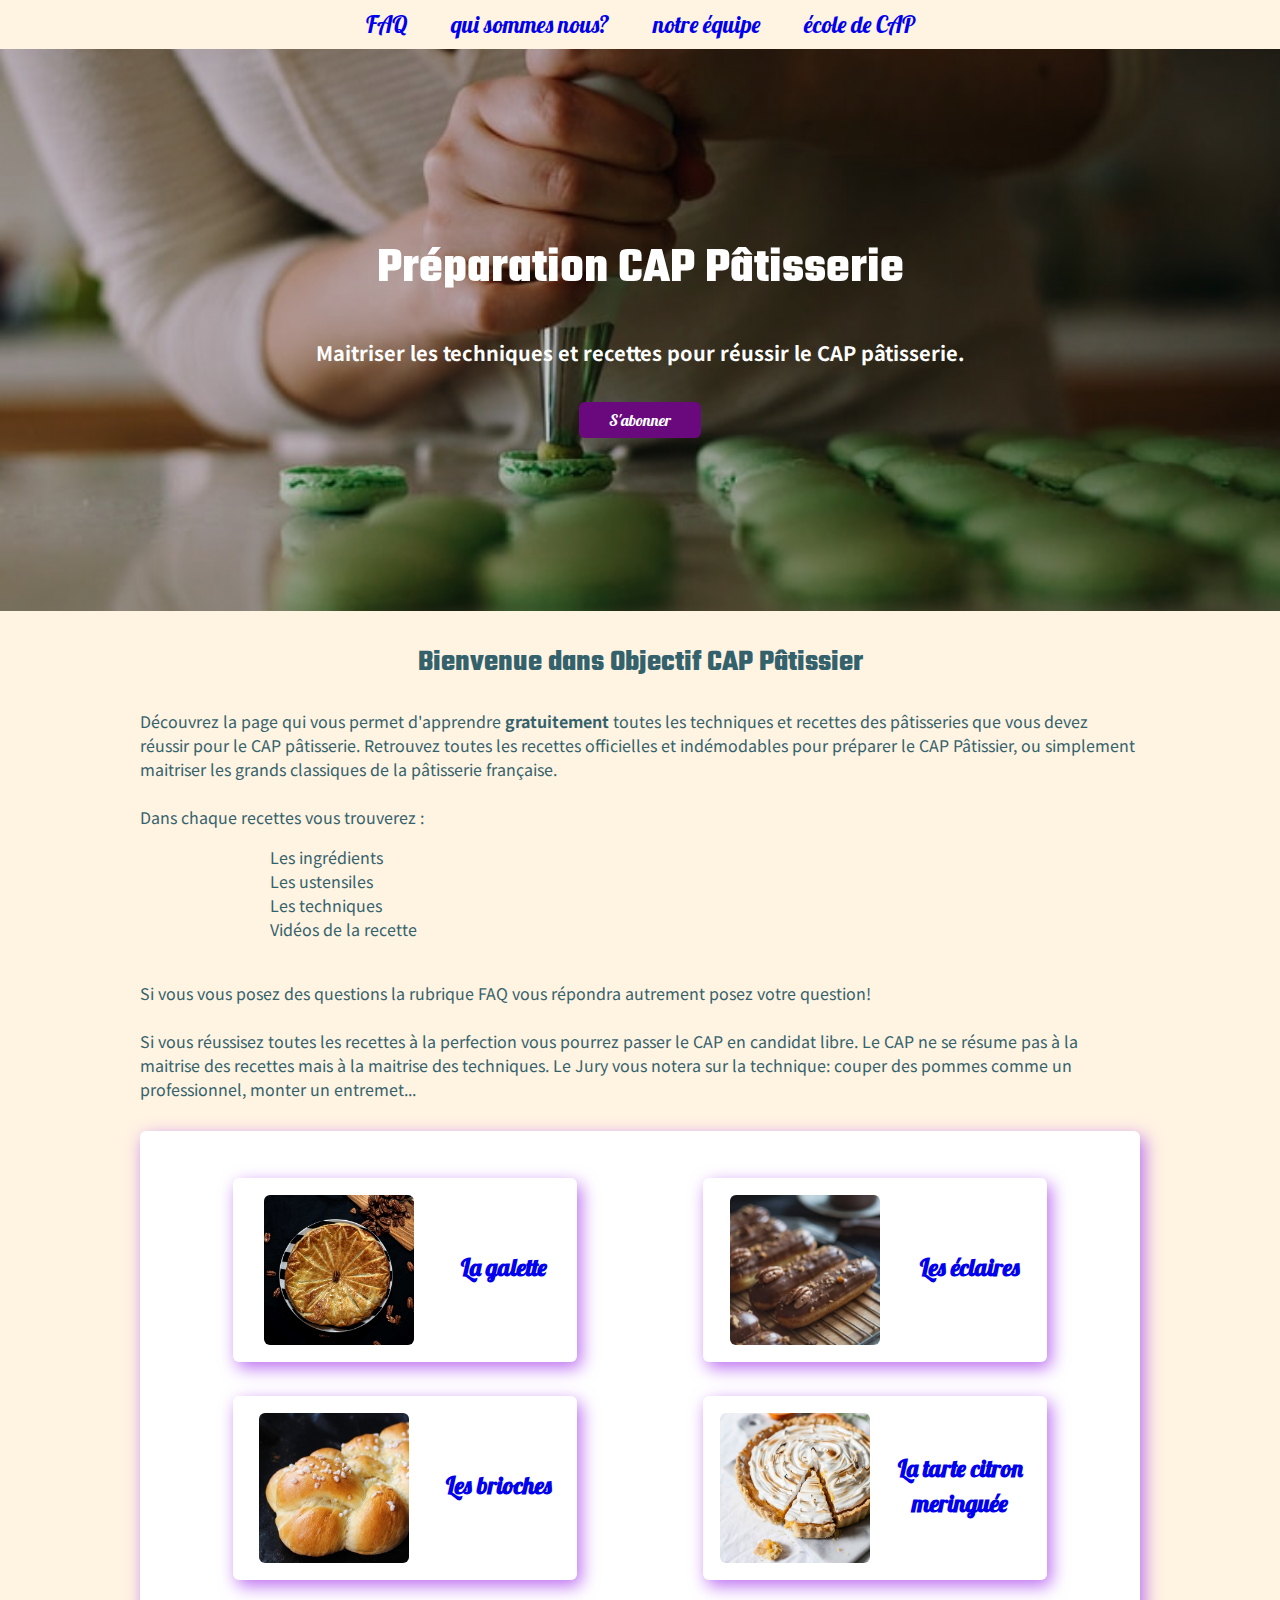
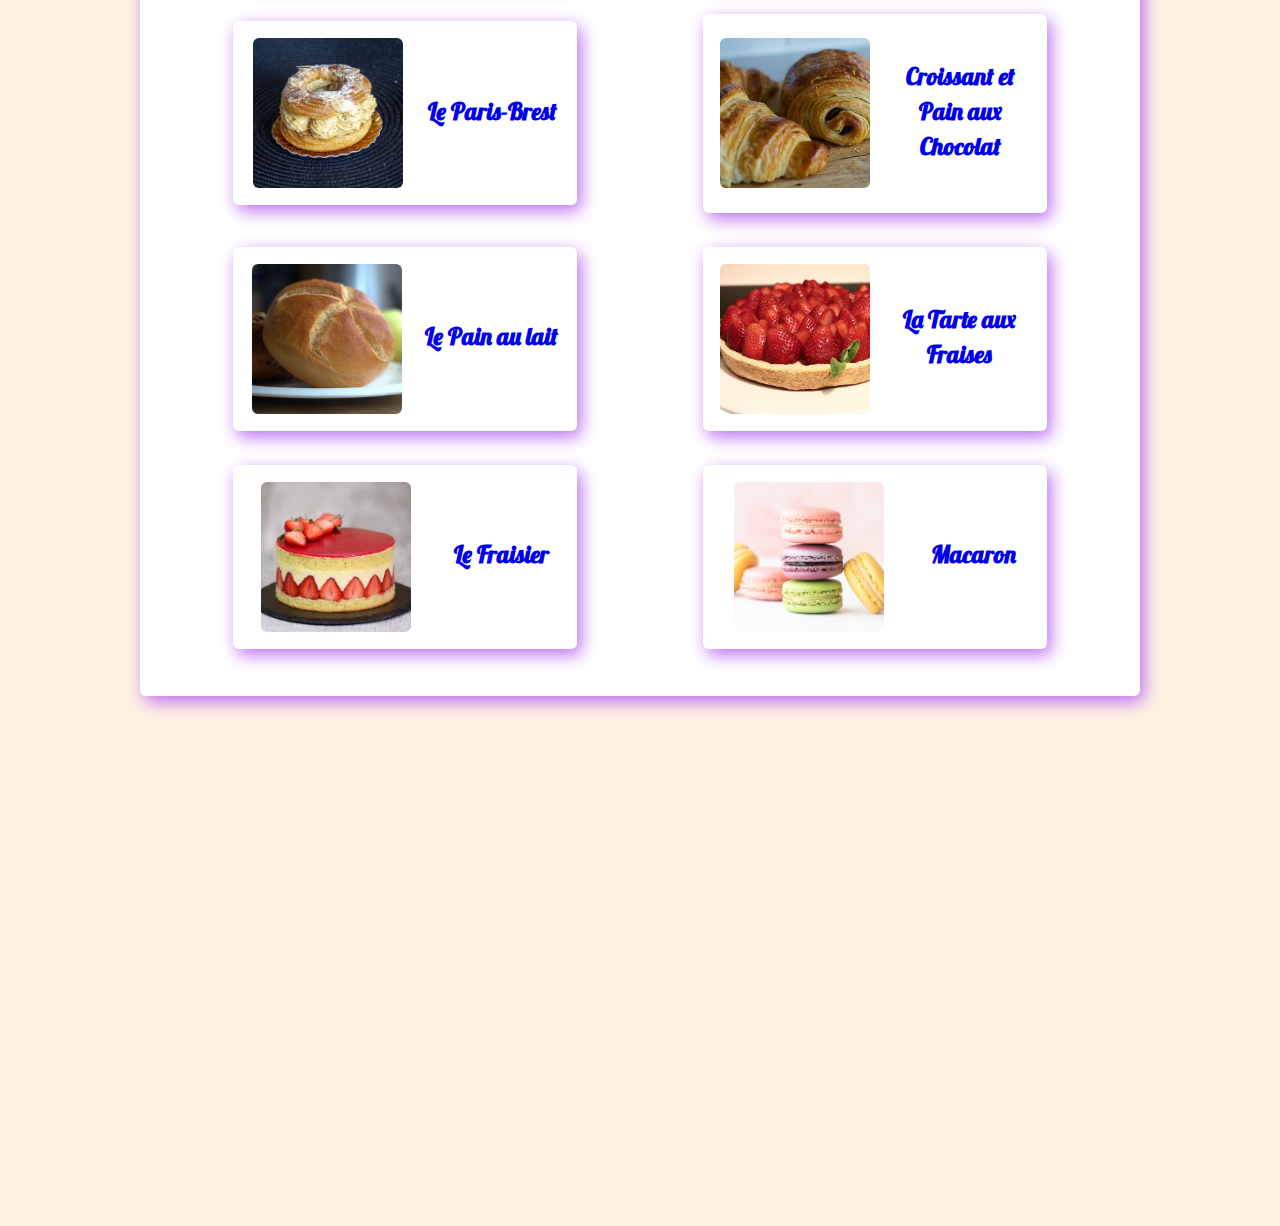
<file: index.html>
<!DOCTYPE html>
<html>
<head>
  <title>CAP pâtisserie</title>
  <meta name="description" content="Vous souhaitez réussir le CAP patisserie? Ce site vous propose les recettes et technique qu'il faut maitriser pour réussir le diplome.">
  <meta charset="utf-8">
  <link rel="preconnect" href="https://fonts.gstatic.com">
  <link href="https://fonts.googleapis.com/css2?family=Lobster&family=Noto+Sans+KR:wght@300&family=Teko:wght@700&display=swap" rel="stylesheet">
  <style type="text/css">
  @import url(CSS/componements/button.css);
  @import url(CSS/componements/banner.css);
  @import url(CSS/componements/container.css);
  @import url(CSS/componements/cards.css);
  @import url(CSS/componements/navigation.css);
  </style>
  <link rel="stylesheet" type="text/css" href="CSS/Style.css">
</head>

<body>
  <header>
    <div class="navigation" role="banner">
      <div class="nav-box">
        <a href="#" target="_blank">FAQ</a>
        <a href="#" target="_blank">qui sommes nous?</a>
        <a href="#" target="_blank">notre équipe</a>
        <a href="#" target="_blank">école de CAP</a>
      </div>
    </div>
  </header>
  <div class="banner">
    <div class="container">
      <h1>Préparation CAP Pâtisserie</h1>
      <p>
        Maitriser les techniques et recettes pour réussir le CAP pâtisserie.
      </p>
      <a class="btn-purple" href="#abonner"> S'abonner</a>
    </div>
  </div>

  <div class="container">
    <div>
      <h2>Bienvenue dans Objectif CAP Pâtissier</h2>
      <p>
        Découvrez la page qui vous permet d'apprendre <strong> gratuitement </strong> toutes les techniques et recettes des pâtisseries que vous devez réussir pour le CAP pâtisserie. Retrouvez toutes les recettes officielles et indémodables pour préparer le CAP Pâtissier, ou simplement maitriser les grands classiques de la pâtisserie française.<br>
        <br>
        Dans chaque recettes vous trouverez :
          <ul>
            <li>Les ingrédients</li>
            <li>Les ustensiles</li>
            <li>Les techniques</li>
            <li>Vidéos de la recette</li>
          </ul>
        <br>
        Si vous vous posez des questions la rubrique FAQ vous répondra autrement posez votre question!<br>
        <br>
        Si vous réussisez toutes les recettes à la perfection vous pourrez passer le CAP en candidat libre. Le CAP ne se résume pas à la maitrise des recettes mais à la maitrise des techniques. Le Jury vous notera sur la technique: couper des pommes comme un professionnel, monter un entremet...

      </p>
    </div>
    <div class="cards">
      <div class="card">
        <img src="images/galette.jfif">
        <h2>
          <a href="file:../web-page/page_web-recettes/galette/galette.html" target="_blank">La galette</a>
        </h2>
      </div>
      <div class="card">
        <img src="images/eclaires.jfif">
        <h2>
          <a href="#" target="_blank">Les éclaires</a>
        </h2>
      </div>
      <div class="card">
        <img src="images/brioche.jpg">
        <h2>
          <a href="#" target="_blank">Les brioches</a>
        </h2>
      </div>
      <div class="card">
        <img src="images/tartecitron.jfif">
        <h2>
          <a href="#" target="_blank">La tarte citron meringuée</a>
        </h2>
      </div>
      <div class="card">
        <img src="images/parisbrest.jpg">
        <h2>
          <a href="#" target="_blank">Le Paris-Brest</a>
        </h2>
      </div>
      <div class="card">
        <img src="images/croissant.jfif">
        <h2>
          <a href="#" target="_blank">Croissant et Pain aux Chocolat</a>
        </h2>
      </div>
      <div class="card">
        <img src="images/painlait.jpg">
        <h2>
          <a href="#" target="_blank">Le Pain au lait</a>
        </h2>
      </div>
      <div class="card">
        <img src="images/tartefraises.jpg">
        <h2>
          <a href="#" target="_blank">La Tarte aux Fraises</a>
        </h2>
      </div>
      <div class="card">
        <img src="images/fraisier.jpg">
        <h2>
          <a href="#" target="_blank">Le Fraisier</a>
        </h2>
      </div>
      <div class="card">
        <img src="images/macaron.jpg">
        <h2>
          <a href="#" target="_blank">Macaron</a>
        </h2>
      </div>

    </div>
  </div>
  <div id="abonner">
    <div class="typeform-widget" data-url="https://form.typeform.com/to/I6ljQZFu?typeform-medium=embed-snippet" style="width: 100%; height: 500px;"></div> <script> (function() { var qs,js,q,s,d=document, gi=d.getElementById, ce=d.createElement, gt=d.getElementsByTagName, id="typef_orm", b="https://embed.typeform.com/"; if(!gi.call(d,id)) { js=ce.call(d,"script"); js.id=id; js.src=b+"embed.js"; q=gt.call(d,"script")[0]; q.parentNode.insertBefore(js,q) } })() </script>
  </div>
 </body>
</html>
</file>
<file: CSS/Style.css>
@import url("https://fonts.googleapis.com/css2?family=Lobster&family=Noto+Sans+KR:wght@300&family=Teko:wght@700&display=swap")
@import url("componements/cards.css");
@import url("componements/banner.css");
@import url("componements/button.css");
@import url("componements/container.css");
@import url("componements/navigation.css");
/*page galette réalisée*/

body {
  color: #34626c;
  background-color: #fff3e2;
  margin: 0px;
  font-family: 'Noto Sans KR', sans-serif;
}

li{
  list-style: none;
  padding-left: 90px
}

h1,h2{
  font-family: 'Teko', sans-serif;
}

h1{
  font-size: 50px
}
h2{
  font-size: 30px;
text-align: center;
}

a{
  font-family: 'Lobster', cursive;
}
</file>
